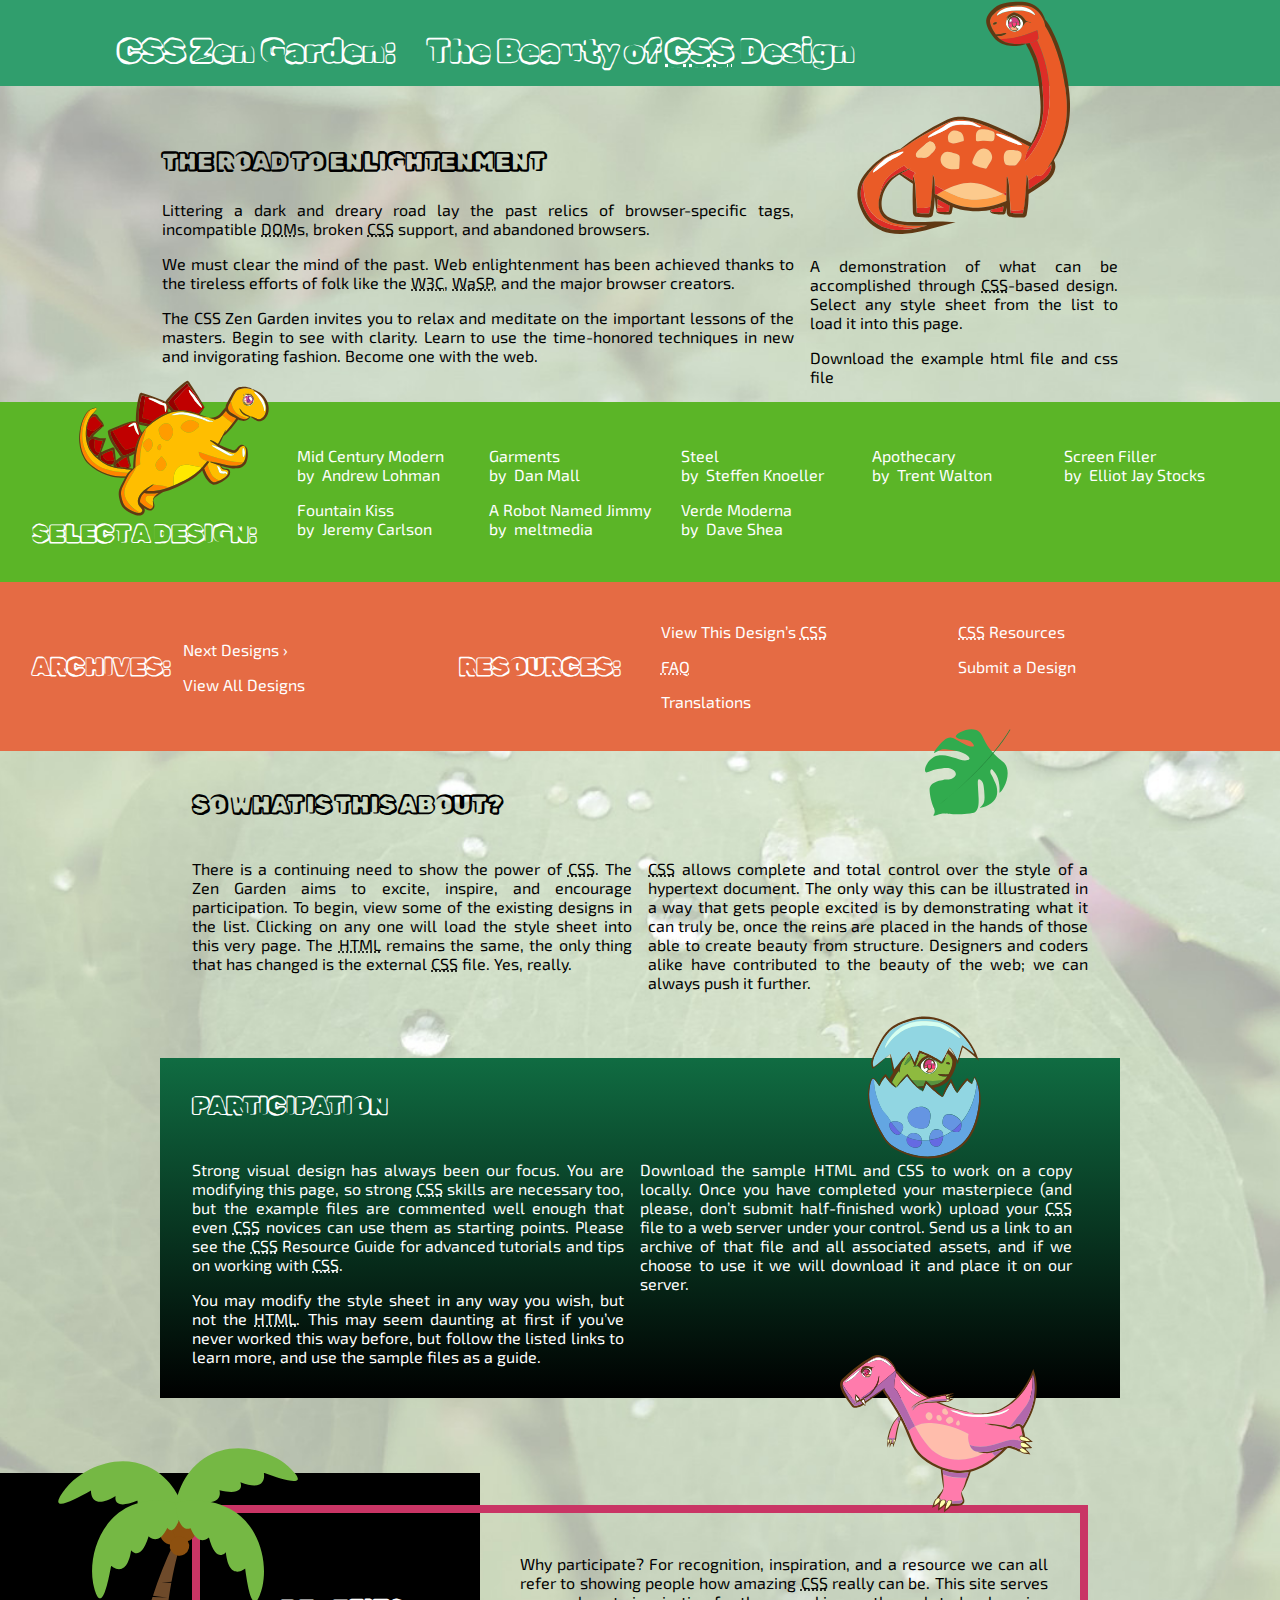
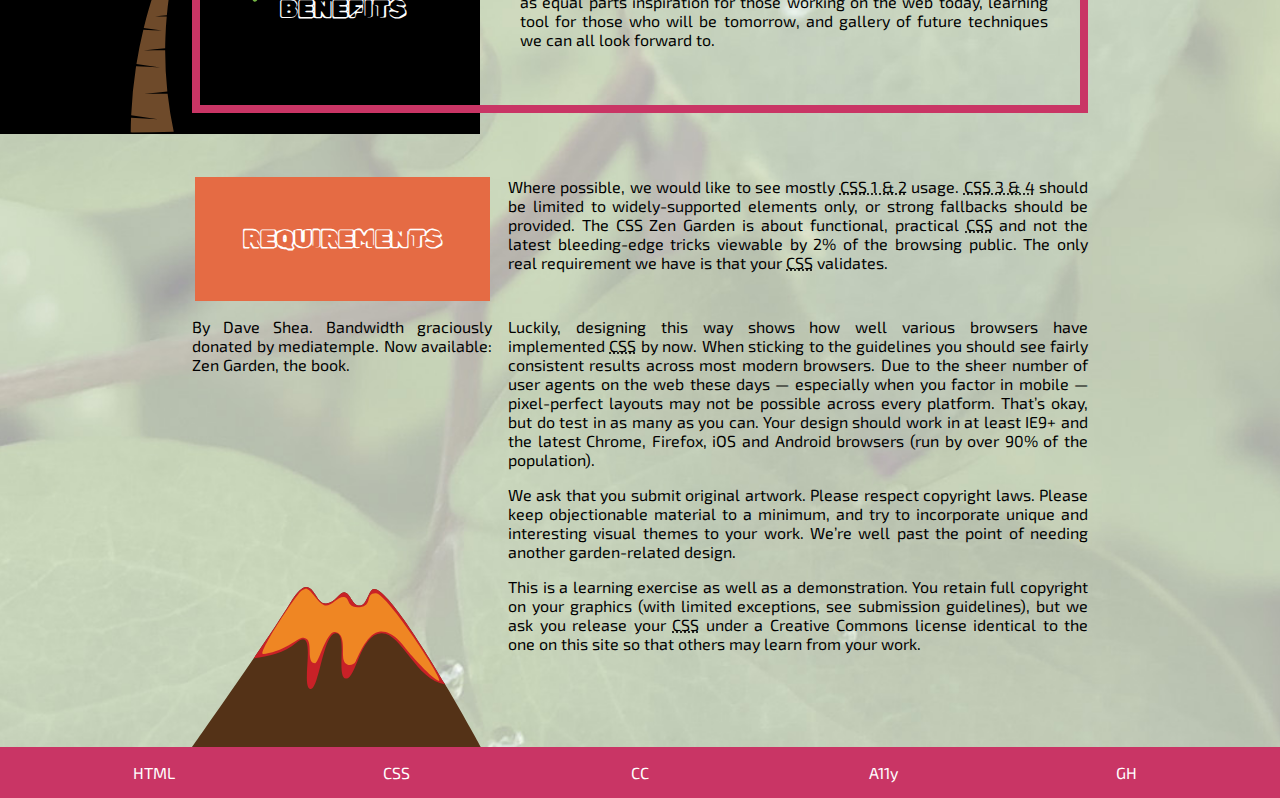
<file: index.html>
<!DOCTYPE html>
<html lang="en">
<head>
	<meta charset="utf-8">
	<title>CSS Zen Garden: The Beauty of CSS Design</title>

	<link rel="stylesheet" media="screen" href="style.css?v=8may2013">
	<link rel="alternate" type="application/rss+xml" title="RSS" href="http://www.csszengarden.com/zengarden.xml">

	<meta name="viewport" content="width=device-width, initial-scale=1.0">
	<meta name="author" content="Dave Shea">
	<meta name="description" content="A demonstration of what can be accomplished visually through CSS-based design.">
	<meta name="robots" content="all">


	<!--[if lt IE 9]>
	<script src="script/html5shiv.js"></script>
	<![endif]-->
</head>

<body id="css-zen-garden">
<div class="page-wrapper">
	
	<section class="intro" id="zen-intro">
		<header role="banner">
			<h1>CSS Zen Garden</h1>
			<h2>The Beauty of <abbr title="Cascading Style Sheets">CSS</abbr> Design</h2>
		</header>

		<div class="summary" id="zen-summary" role="article">
			<p>A demonstration of what can be accomplished through <abbr title="Cascading Style Sheets">CSS</abbr>-based design. Select any style sheet from the list to load it into this page.</p>
			<p>Download the example <a href="/examples/index" title="This page's source HTML code, not to be modified.">html file</a> and <a href="/examples/style.css" title="This page's sample CSS, the file you may modify.">css file</a></p>
		</div>

		<div class="preamble" id="zen-preamble" role="article">
			<h3>The Road to Enlightenment</h3>
			<p>Littering a dark and dreary road lay the past relics of browser-specific tags, incompatible <abbr title="Document Object Model">DOM</abbr>s, broken <abbr title="Cascading Style Sheets">CSS</abbr> support, and abandoned browsers.</p>
			<p>We must clear the mind of the past. Web enlightenment has been achieved thanks to the tireless efforts of folk like the <abbr title="World Wide Web Consortium">W3C</abbr>, <abbr title="Web Standards Project">WaSP</abbr>, and the major browser creators.</p>
			<p>The CSS Zen Garden invites you to relax and meditate on the important lessons of the masters. Begin to see with clarity. Learn to use the time-honored techniques in new and invigorating fashion. Become one with the web.</p>
		</div>
	</section>

	<div class="main supporting" id="zen-supporting" role="main">
		<div class="explanation" id="zen-explanation" role="article">
			<h3>So What is This About?</h3>
			<p>There is a continuing need to show the power of <abbr title="Cascading Style Sheets">CSS</abbr>. The Zen Garden aims to excite, inspire, and encourage participation. To begin, view some of the existing designs in the list. Clicking on any one will load the style sheet into this very page. The <abbr title="HyperText Markup Language">HTML</abbr> remains the same, the only thing that has changed is the external <abbr title="Cascading Style Sheets">CSS</abbr> file. Yes, really.</p>
			<p><abbr title="Cascading Style Sheets">CSS</abbr> allows complete and total control over the style of a hypertext document. The only way this can be illustrated in a way that gets people excited is by demonstrating what it can truly be, once the reins are placed in the hands of those able to create beauty from structure. Designers and coders alike have contributed to the beauty of the web; we can always push it further.</p>
		</div>

		<div class="participation" id="zen-participation" role="article">
			<h3>Participation</h3>
			<p>Strong visual design has always been our focus. You are modifying this page, so strong <abbr title="Cascading Style Sheets">CSS</abbr> skills are necessary too, but the example files are commented well enough that even <abbr title="Cascading Style Sheets">CSS</abbr> novices can use them as starting points. Please see the <a href="http://www.mezzoblue.com/zengarden/resources/" title="A listing of CSS-related resources"><abbr title="Cascading Style Sheets">CSS</abbr> Resource Guide</a> for advanced tutorials and tips on working with <abbr title="Cascading Style Sheets">CSS</abbr>.</p>
			<p>You may modify the style sheet in any way you wish, but not the <abbr title="HyperText Markup Language">HTML</abbr>. This may seem daunting at first if you&#8217;ve never worked this way before, but follow the listed links to learn more, and use the sample files as a guide.</p>
			<p>Download the sample <a href="/examples/index" title="This page's source HTML code, not to be modified.">HTML</a> and <a href="/examples/style.css" title="This page's sample CSS, the file you may modify.">CSS</a> to work on a copy locally. Once you have completed your masterpiece (and please, don&#8217;t submit half-finished work) upload your <abbr title="Cascading Style Sheets">CSS</abbr> file to a web server under your control. <a href="http://www.mezzoblue.com/zengarden/submit/" title="Use the contact form to send us your CSS file">Send us a link</a> to an archive of that file and all associated assets, and if we choose to use it we will download it and place it on our server.</p>
		</div>

		<div class="benefits" id="zen-benefits" role="article">
			<h3>Benefits</h3>
			<p>Why participate? For recognition, inspiration, and a resource we can all refer to showing people how amazing <abbr title="Cascading Style Sheets">CSS</abbr> really can be. This site serves as equal parts inspiration for those working on the web today, learning tool for those who will be tomorrow, and gallery of future techniques we can all look forward to.</p>
		</div>

		<div class="requirements" id="zen-requirements" role="article">
			<h3>Requirements</h3>
			<p>Where possible, we would like to see mostly <abbr title="Cascading Style Sheets, levels 1 and 2">CSS 1 &amp; 2</abbr> usage. <abbr title="Cascading Style Sheets, levels 3 and 4">CSS 3 &amp; 4</abbr> should be limited to widely-supported elements only, or strong fallbacks should be provided. The CSS Zen Garden is about functional, practical <abbr title="Cascading Style Sheets">CSS</abbr> and not the latest bleeding-edge tricks viewable by 2% of the browsing public. The only real requirement we have is that your <abbr title="Cascading Style Sheets">CSS</abbr> validates.</p>
			<p>Luckily, designing this way shows how well various browsers have implemented <abbr title="Cascading Style Sheets">CSS</abbr> by now. When sticking to the guidelines you should see fairly consistent results across most modern browsers. Due to the sheer number of user agents on the web these days &#8212; especially when you factor in mobile &#8212; pixel-perfect layouts may not be possible across every platform. That&#8217;s okay, but do test in as many as you can. Your design should work in at least IE9+ and the latest Chrome, Firefox, iOS and Android browsers (run by over 90% of the population).</p>
			<p>We ask that you submit original artwork. Please respect copyright laws. Please keep objectionable material to a minimum, and try to incorporate unique and interesting visual themes to your work. We&#8217;re well past the point of needing another garden-related design.</p>
			<p>This is a learning exercise as well as a demonstration. You retain full copyright on your graphics (with limited exceptions, see <a href="http://www.mezzoblue.com/zengarden/submit/guidelines/">submission guidelines</a>), but we ask you release your <abbr title="Cascading Style Sheets">CSS</abbr> under a Creative Commons license identical to the <a href="http://creativecommons.org/licenses/by-nc-sa/3.0/" title="View the Zen Garden's license information.">one on this site</a> so that others may learn from your work.</p>
			<p role="contentinfo">By <a href="http://www.mezzoblue.com/">Dave Shea</a>. Bandwidth graciously donated by <a href="http://www.mediatemple.net/">mediatemple</a>. Now available: <a href="http://www.amazon.com/exec/obidos/ASIN/0321303474/mezzoblue-20/">Zen Garden, the book</a>.</p>
		</div>

		<footer>
			<a href="http://validator.w3.org/check/referer" title="Check the validity of this site&#8217;s HTML" class="zen-validate-html">HTML</a>
			<a href="http://jigsaw.w3.org/css-validator/check/referer" title="Check the validity of this site&#8217;s CSS" class="zen-validate-css">CSS</a>
			<a href="http://creativecommons.org/licenses/by-nc-sa/3.0/" title="View the Creative Commons license of this site: Attribution-NonCommercial-ShareAlike." class="zen-license">CC</a>
			<a href="http://mezzoblue.com/zengarden/faq/#aaa" title="Read about the accessibility of this site" class="zen-accessibility">A11y</a>
			<a href="https://github.com/mezzoblue/csszengarden.com" title="Fork this site on Github" class="zen-github">GH</a>
		</footer>

	</div>


	<aside class="sidebar" role="complementary">
		<div class="wrapper">

			<div class="design-selection" id="design-selection">
				<h3 class="select">Select a Design:</h3>
				<nav role="navigation">
					<ul>
					<li>
						<a href="/221/" class="design-name">Mid Century Modern</a> by						<a href="http://andrewlohman.com/" class="designer-name">Andrew Lohman</a>
					</li>					<li>
						<a href="/220/" class="design-name">Garments</a> by						<a href="http://danielmall.com/" class="designer-name">Dan Mall</a>
					</li>					<li>
						<a href="/219/" class="design-name">Steel</a> by						<a href="http://steffen-knoeller.de" class="designer-name">Steffen Knoeller</a>
					</li>					<li>
						<a href="/218/" class="design-name">Apothecary</a> by						<a href="http://trentwalton.com" class="designer-name">Trent Walton</a>
					</li>					<li>
						<a href="/217/" class="design-name">Screen Filler</a> by						<a href="http://elliotjaystocks.com/" class="designer-name">Elliot Jay Stocks</a>
					</li>					<li>
						<a href="/216/" class="design-name">Fountain Kiss</a> by						<a href="http://jeremycarlson.com" class="designer-name">Jeremy Carlson</a>
					</li>					<li>
						<a href="/215/" class="design-name">A Robot Named Jimmy</a> by						<a href="http://meltmedia.com/" class="designer-name">meltmedia</a>
					</li>					<li>
						<a href="/214/" class="design-name">Verde Moderna</a> by						<a href="http://www.mezzoblue.com/" class="designer-name">Dave Shea</a>
					</li>					</ul>
				</nav>
			</div>

			<div class="design-archives" id="design-archives">
				<h3 class="archives">Archives:</h3>
				<nav role="navigation">
					<ul>
						<li class="next">
							<a href="/214/page1">
								Next Designs <span class="indicator">&rsaquo;</span>
							</a>
						</li>
						<li class="viewall">
							<a href="http://www.mezzoblue.com/zengarden/alldesigns/" title="View every submission to the Zen Garden.">
								View All Designs							</a>
						</li>
					</ul>
				</nav>
			</div>

			<div class="zen-resources" id="zen-resources">
				<h3 class="resources">Resources:</h3>
				<ul>
					<li class="view-css">
						<a href="/214/214.css" title="View the source CSS file of the currently-viewed design.">
							View This Design&#8217;s <abbr title="Cascading Style Sheets">CSS</abbr>						</a>
					</li>
					<li class="css-resources">
						<a href="http://www.mezzoblue.com/zengarden/resources/" title="Links to great sites with information on using CSS.">
							<abbr title="Cascading Style Sheets">CSS</abbr> Resources						</a>
					</li>
					<li class="zen-faq">
						<a href="http://www.mezzoblue.com/zengarden/faq/" title="A list of Frequently Asked Questions about the Zen Garden.">
							<abbr title="Frequently Asked Questions">FAQ</abbr>						</a>
					</li>
					<li class="zen-submit">
						<a href="http://www.mezzoblue.com/zengarden/submit/" title="Send in your own CSS file.">
							Submit a Design						</a>
					</li>
					<li class="zen-translations">
						<a href="http://www.mezzoblue.com/zengarden/translations/" title="View translated versions of this page.">
							Translations						</a>
					</li>
				</ul>
			</div>
		</div>
	</aside>


</div>

<!--

	These superfluous divs/spans were originally provided as catch-alls to add extra imagery.
	These days we have full ::before and ::after support, favour using those instead.
	These only remain for historical design compatibility. They might go away one day.
		
-->
<div class="extra1" role="presentation"></div><div class="extra2" role="presentation"></div><div class="extra3" role="presentation"></div>
<div class="extra4" role="presentation"></div><div class="extra5" role="presentation"></div><div class="extra6" role="presentation"></div>

</body>
</html>
</file>
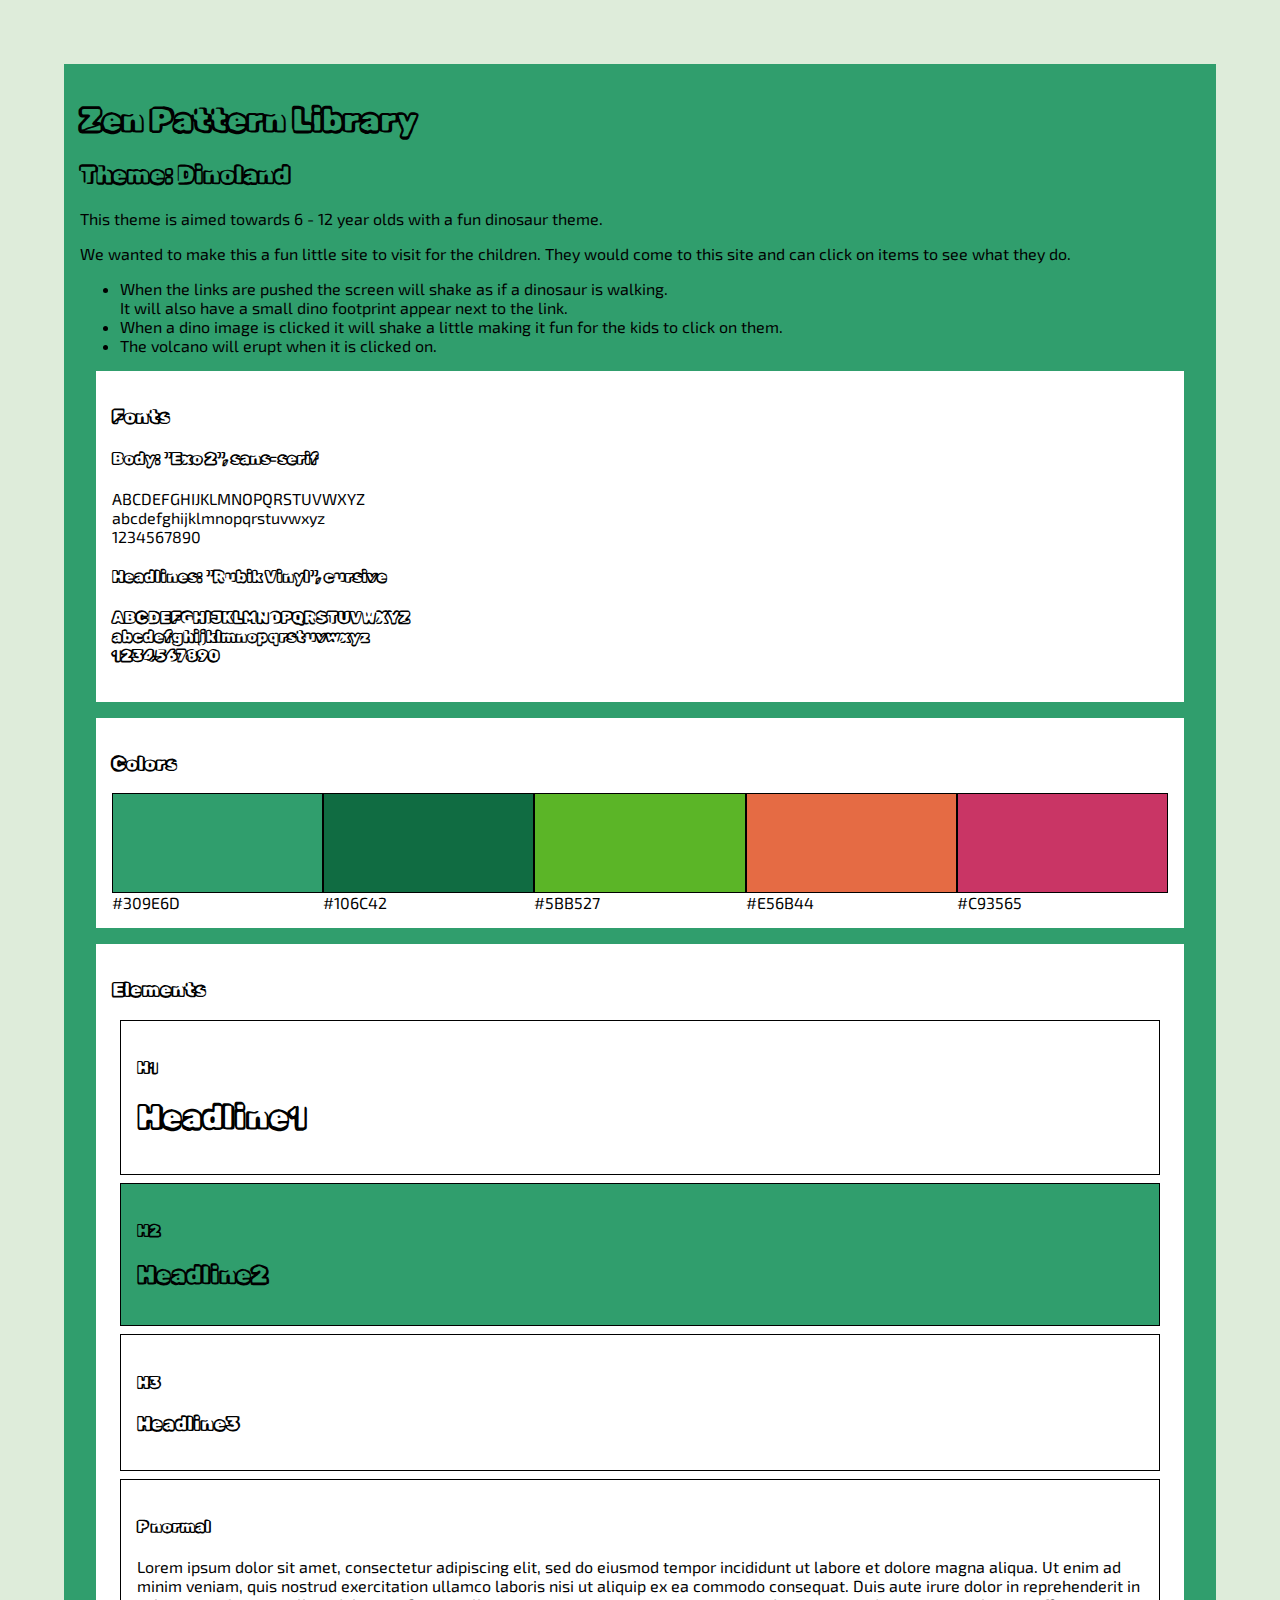
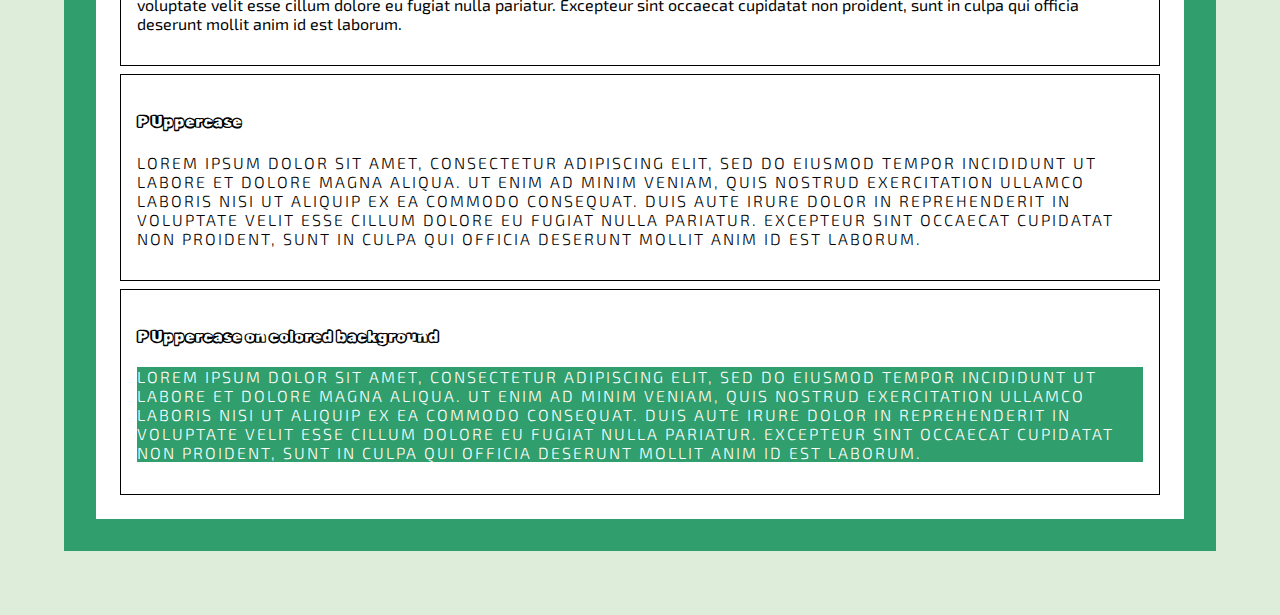
<file: pattern-library/pattern-library.html>
<!DOCTYPE html>
<html lang="en">
  <head>
    <meta charset="UTF-8" />
    <meta name="viewport" content="width=device-width, initial-scale=1.0" />
    <title>Zen Pattern Library</title>
    <link rel="stylesheet" href="pattern-styles.css" />
  </head>
  <body>
    <header>
      <h1>
        Zen Pattern Library
      </h1>
    </header>
    <main>
      <h2>Theme: Dinoland</h2>
      <p>
        This theme is aimed towards 6 - 12 year olds with a fun dinosaur theme. 
      </p>
      <p>
        We wanted to make this a fun little site to visit for the children. 
        They would come to this site and can click on items to see what they do.
        <ul>
          <li>When the links are pushed the screen will shake as if a dinosaur is walking.<br>
              It will also have a small dino footprint appear next to the link.</li>
          <li>When a dino image is clicked it will shake a little making it fun for the kids to click on them.</li>
          <li>The volcano will erupt when it is clicked on.</li>
        </ul>
      </p>
      <section>
        <h3>Fonts</h3>
        <h4>Body: "Exo 2", sans-serif</h4>
        <p>
          ABCDEFGHIJKLMNOPQRSTUVWXYZ<br />
          abcdefghijklmnopqrstuvwxyz<br />
          1234567890
        </p>
        <h4>Headlines: "Rubik Vinyl", cursive</h4>
        <h4>
          ABCDEFGHIJKLMNOPQRSTUVWXYZ<br />
          abcdefghijklmnopqrstuvwxyz<br />
          1234567890
        </h4>
      </section>

      <section class="colors">
        <h3>Colors</h3>
        <figure>
          <div class="swatch primary"></div>
          <figcaption>#309E6D</figcaption>
        </figure>
        <figure>
          <div class="swatch accent1"></div>
          <figcaption>#106C42</figcaption>
        </figure>
        <figure>
          <div class="swatch accent2"></div>
          <figcaption>#5BB527</figcaption>
        </figure>
        <figure>
          <div class="swatch accent3"></div>
          <figcaption>#E56B44</figcaption>
        </figure>
        <figure>
          <div class="swatch accent4"></div>
          <figcaption>#C93565</figcaption>
        </figure>
      </section>

      <section class="elements">
        <h3>Elements</h3>
        <div class="element">
          <h4>H1</h4>
          <h1>Headline1</h1>
        </div>
        <div class="element primary">
          <h4>H2</h4>
          <h2>Headline2</h2>
        </div>
        <div class="element">
          <h4>H3</h4>
          <h3>Headline3</h3>
        </div>
        <div class="element">
          <h4>P normal</h4>
          <p>
            Lorem ipsum dolor sit amet, consectetur adipiscing elit, sed do
            eiusmod tempor incididunt ut labore et dolore magna aliqua. Ut enim
            ad minim veniam, quis nostrud exercitation ullamco laboris nisi ut
            aliquip ex ea commodo consequat. Duis aute irure dolor in
            reprehenderit in voluptate velit esse cillum dolore eu fugiat nulla
            pariatur. Excepteur sint occaecat cupidatat non proident, sunt in
            culpa qui officia deserunt mollit anim id est laborum.
          </p>
        </div>
        <div class="element">
          <h4>P Uppercase</h4>
          <p class="uppercase">
            Lorem ipsum dolor sit amet, consectetur adipiscing elit, sed do
            eiusmod tempor incididunt ut labore et dolore magna aliqua. Ut enim
            ad minim veniam, quis nostrud exercitation ullamco laboris nisi ut
            aliquip ex ea commodo consequat. Duis aute irure dolor in
            reprehenderit in voluptate velit esse cillum dolore eu fugiat nulla
            pariatur. Excepteur sint occaecat cupidatat non proident, sunt in
            culpa qui officia deserunt mollit anim id est laborum.
          </p>
        </div>
        <div class="element">
          <h4>P Uppercase on colored background</h4>
          <p class="uppercase-light primary">
            Lorem ipsum dolor sit amet, consectetur adipiscing elit, sed do
            eiusmod tempor incididunt ut labore et dolore magna aliqua. Ut enim
            ad minim veniam, quis nostrud exercitation ullamco laboris nisi ut
            aliquip ex ea commodo consequat. Duis aute irure dolor in
            reprehenderit in voluptate velit esse cillum dolore eu fugiat nulla
            pariatur. Excepteur sint occaecat cupidatat non proident, sunt in
            culpa qui officia deserunt mollit anim id est laborum.
          </p>
        </div>
      </section>
    </main>
  </body>
</html>
</file>
<file: style.css>
@import url("https://fonts.googleapis.com/css2?family=Exo+2&family=Rubik+Vinyl");
/* Naming Grid Areas */
.intro {
  grid-area: intro;
}

.main {
  grid-area: main;
}

.sidebar {
  grid-area: sidebar;
}

header {
  grid-area: header;
}

.summary {
  grid-area: summary;
}

.preamble {
  grid-area: enlightenment;
}

.intro h1 {
  grid-area: h1;
}

.intro h2 {
  grid-area: h2;
}

.explanation {
  grid-area: explanation;
}

.participation {
  grid-area: participation;
}

.benefits {
  grid-area: benefits;
}

.requirements {
  grid-area: requirements;
}

footer {
  grid-area: footer;
}

.main::after {
  grid-area: black-box;
}

.design-selection {
  grid-area: design-selection;
}

.design-archives {
  grid-area: archives;
}

.zen-resources {
  grid-area: resources;
}

.design-selection h3 {
  grid-area: design-h3;
}

.design-selection nav {
  grid-area: design-nav;
}

.design-archives h3 {
  grid-area: archive-h3;
}

.design-archives nav {
  grid-area: archive-nav;
}

.explanation h3 {
  grid-area: exp-h3;
}

.explanation p:first-of-type {
  grid-area: exp-p1;
}

.explanation p:nth-of-type(2) {
  grid-area: exp-p2;
}

.participation h3 {
  grid-area: par-h3;
}

.participation p:first-of-type {
  grid-area: par-p1;
}

.participation p:nth-of-type(2) {
  grid-area: par-p2;
}

.participation p:nth-of-type(3) {
  grid-area: par-p3;
}

.participation::before {
  grid-area: par-dino;
}

.benefits h3 {
  grid-area: b-h3;
}

.benefits p {
  grid-area: b-p;
}

.requirements h3 {
  grid-area: req-h3;
}

.requirements p:first-of-type {
  grid-area: req-p1;
}

.requirements p:nth-of-type(2) {
  grid-area: req-p2;
}

.requirements p:nth-of-type(3) {
  grid-area: req-p3;
}

.requirements p:nth-of-type(4) {
  grid-area: req-p4;
}

.requirements p:nth-of-type(5) {
  grid-area: req-p5;
}

.requirements::after {
  grid-area: req-vol;
}

.zen-resources h3 {
  grid-area: r-h3;
}

.zen-resources ul {
  grid-area: r-ul;
}

.design-selection a:first-child {
  grid-area: title;
}

.design-selection #text {
  grid-area: by;
}

.design-selection a:last-child {
  grid-area: author;
}

/* End of Naming Grid Areas */
.page-wrapper {
  display: grid;
  grid-gap: 0;
  grid-template-columns: 1fr;
  grid-template-areas: "intro" "main" "sidebar";
}
@media screen and (min-width: 670px) {
  .page-wrapper {
    display: grid;
    grid-gap: 0;
    grid-template-columns: repeat(6, 1fr);
    grid-template-areas: "intro  intro   intro   intro   intro   intro" "sidebar sidebar sidebar sidebar sidebar sidebar" "main   main    main    main    main    main";
  }
}

/* Intro section */
.intro {
  display: grid;
  grid-gap: 0;
  grid-template-columns: repeat(3, 1fr);
  grid-template-areas: "header header header" "summary summary summary" "enlightenment enlightenment enlightenment";
}
@media screen and (min-width: 670px) {
  .intro {
    display: grid;
    grid-gap: 1em;
    grid-template-columns: repeat(8, 1fr);
    grid-template-areas: "header header header header header header header header" ". enlightenment enlightenment enlightenment enlightenment . . ." ". enlightenment enlightenment enlightenment enlightenment summary summary .";
  }
  .intro .preamble {
    align-self: center;
  }
}

.summary {
  display: flex;
  flex-direction: column;
  justify-content: flex-end;
}

header {
  display: grid;
  grid-gap: 0;
  grid-template-columns: repeat(4, 1fr);
  grid-template-areas: "h1 h1 . ." "h2 h2 h2 .";
}
@media screen and (min-width: 670px) {
  header {
    display: grid;
    grid-gap: 0;
    grid-template-columns: repeat(6, 1fr);
    grid-template-areas: "h1 h1 h2 h2 h2 h2";
  }
  header h1 {
    min-width: max-content;
  }
}

/* End of Intro */
/* Sidebar or Design, Archives, Resources Section */
@media screen and (min-width: 670px) {
  .wrapper {
    display: grid;
    grid-gap: 0;
    grid-template-columns: repeat(3, 1fr);
    grid-template-areas: "design-selection design-selection design-selection" "archives  resources  resources";
  }
}

@media screen and (min-width: 670px) {
  .wrapper .design-selection {
    display: grid;
    grid-gap: 0;
    grid-template-columns: max-content 1fr;
    grid-template-areas: ".  design-nav" "design-h3  design-nav";
    align-items: center;
    padding-top: 0;
    padding-bottom: 0;
  }
}
.wrapper .design-selection a:last-child {
  padding-left: 0.5em;
}
.wrapper .design-selection nav ul {
  display: grid;
  grid-gap: 0;
  grid-template-columns: repeat(2, 1fr);
}
@media screen and (min-width: 670px) {
  .wrapper .design-selection nav ul {
    display: grid;
    grid-gap: 0;
    grid-template-columns: repeat(auto-fit, minmax(175px, 1fr));
  }
}
.wrapper .design-selection nav ul li {
  display: grid;
  grid-gap: 0;
  grid-template-columns: min-content 1fr;
  margin: 0.5em;
  grid-template-areas: "title title" "by author";
}

.design-archives {
  display: grid;
  grid-gap: 0;
  grid-template-columns: 1fr 1fr 1fr;
  grid-template-areas: "archive-h3 archive-nav archive-nav";
}
.design-archives h3 {
  align-self: center;
}
.design-archives nav {
  align-self: center;
}
.design-archives nav ul {
  display: flex;
  flex-wrap: wrap;
  justify-content: flex-start;
}
.design-archives nav ul li {
  display: flex;
}
.design-archives nav ul li a {
  width: max-content;
  margin: 0.5em;
}

.zen-resources {
  display: grid;
  grid-gap: 0;
  grid-template-columns: max-content 1fr;
  grid-template-areas: "r-h3  r-ul";
}
.zen-resources ul {
  display: grid;
  grid-gap: 0;
  grid-template-columns: repeat(auto-fit, minmax(200px, 1fr));
}
.zen-resources ul li {
  margin: 0.5em;
}

/* End of Sidebar */
/* Main Section */
.main {
  display: grid;
  grid-gap: 0;
  grid-template-columns: repeat(3, 1fr);
  grid-template-areas: "explanation explanation explanation" "participation participation participation" "black-box black-box black-box" "benefits benefits benefits" "requirements requirements requirements" "footer footer footer";
}
@media screen and (min-width: 960px) {
  .main {
    display: grid;
    grid-gap: 0;
    grid-template-columns: repeat(8, 1fr);
    grid-template-areas: ". explanation explanation explanation explanation explanation explanation ." ". participation participation participation participation participation participation ." "black-box black-box black-box . . . . ." ". benefits benefits benefits benefits benefits benefits ." ". requirements requirements requirements requirements requirements requirements ." "footer footer footer footer footer footer footer footer";
  }
}

.explanation {
  display: grid;
  grid-gap: 0;
  grid-template-columns: 1fr;
  grid-template-areas: "exp-h3" "exp-p1" "exp-p2";
}
@media screen and (min-width: 670px) {
  .explanation {
    display: grid;
    grid-gap: 1em;
    grid-template-columns: repeat(2, 1fr);
    grid-template-areas: "exp-h3 exp-h3" "exp-p1 exp-p2";
  }
}

.participation {
  display: grid;
  grid-gap: 0;
  grid-template-columns: 1fr;
  grid-template-rows: 70px auto;
  grid-template-areas: "par-h3" "par-p1" "par-p2" "par-p3";
  margin: 2em 0;
}
@media screen and (min-width: 670px) {
  .participation {
    display: grid;
    grid-gap: 1em;
    grid-template-columns: repeat(4, 1fr);
    grid-template-areas: "par-h3 par-h3 . ." "par-p1 par-p1 par-p3 par-p3" "par-p2 par-p2 par-p3 par-p3";
  }
  .participation h3 {
    align-self: end;
    justify-self: start;
  }
}

.requirements {
  display: grid;
  grid-gap: 0;
  grid-template-columns: 1fr;
  grid-template-areas: "req-h3" "req-p1" "req-p2" "req-p3" "req-p4" "req-p5" "req-vol";
}
.requirements p:nth-of-type(5) {
  margin-bottom: 5em;
}
@media screen and (min-width: 960px) {
  .requirements {
    display: grid;
    grid-gap: 1em;
    grid-template-columns: repeat(3, 1fr);
    grid-template-areas: "req-h3 req-p1 req-p1" "req-p5 req-p2 req-p2" ". req-p3 req-p3" "req-vol req-p4 req-p4";
  }
}

footer {
  display: grid;
  grid-gap: 0;
  grid-template-columns: repeat(5, 1fr);
  justify-items: center;
}

/* End of Main */
.benefits {
  display: grid;
  grid-gap: 0;
  grid-template-columns: 1fr;
  grid-template-areas: "b-h3" "b-p" "b-p";
}
.benefits p {
  align-self: center;
}
@media screen and (min-width: 960px) {
  .benefits {
    display: grid;
    grid-gap: 0;
    grid-template-columns: repeat(3, 1fr);
    grid-template-areas: "b-h3 b-p b-p";
  }
}

/* Framework of Pseudo Elements */
/* Black Square for Benefits Header */
.main::after, .benefits {
  grid-row: 3/4;
}
@media screen and (min-width: 670px) {
  .main::after, .benefits {
    grid-row: 3/5;
  }
}

.main::after {
  z-index: -1;
}

/* End of Black Square */
/* Dino - Yellow */
.wrapper::before {
  grid-row: 1/2;
  grid-column: 1/2;
  justify-self: start;
  align-self: end;
  transform: scaleX(-1) translate(-90px, -60px) rotate(320deg);
}

.intro::before {
  grid-row: 1/2;
  grid-column: 2/4;
  justify-self: end;
  align-self: end;
  transform: translateX(-5vw) rotate(345deg);
}

/* End of Yellow Dino */
.intro::after {
  grid-row: 1/3;
  grid-column: 6/8;
  justify-self: center;
  align-self: end;
}

.explanation::before {
  grid-row: 1/3;
  grid-column: 1/2;
  justify-self: end;
  align-self: start;
  transform: translate(0, -40px);
}
@media screen and (min-width: 670px) {
  .explanation::before {
    grid-column: 2/3;
    justify-self: center;
    transform: translate(100px, -40px);
  }
}

.participation::before {
  grid-row: 1/2;
  grid-column: 1;
  justify-self: end;
  align-self: start;
  transform: translateY(-60px);
  float: right;
}
@media screen and (min-width: 670px) {
  .participation::before {
    grid-row: 1/3;
    grid-column: 4/6;
    justify-self: start;
    align-self: start;
  }
}

.benefits::before {
  grid-row: 1;
  grid-column: 1;
  justify-self: end;
  align-self: start;
  transform: translateY(-145px);
}
@media screen and (min-width: 670px) {
  .benefits::before {
    transform: translateY(-175px);
  }
}
@media screen and (min-width: 960px) {
  .benefits::before {
    grid-column: 3;
    float: right;
    transform: translateY(-175px);
  }
}

.benefits::after {
  grid-row: 1;
  grid-column: 1;
  align-self: start;
  justify-content: start;
  position: absolute;
  order: 1;
  float: left;
  transform: translate(-5vh, -115px) rotate(15deg);
}
@media screen and (min-width: 960px) {
  .benefits::after {
    transform: translate(-200px, -115px) rotate(15deg);
  }
}

/* Volcano in Requirements area */
.requirements::after {
  align-self: end;
  justify-self: center;
  order: 1;
}

.requirements::before {
  grid-row: 7/8;
  grid-column: 1/3;
  align-self: end;
  justify-self: center;
  order: 0;
}
@media screen and (min-width: 960px) {
  .requirements::before {
    grid-row: 4/5;
    grid-column: 1/2;
  }
}

/* End of Volcano */
/* Images */
@media screen and (min-width: 670px) {
  .intro::after {
    content: "";
    background-image: url("../zengarden/images/dinoorange.svg");
    background-repeat: no-repeat;
    width: 40vw;
    height: 40vw;
    order: 1;
    max-width: 220px;
    max-height: 240px;
  }
}
@media screen and (max-width: 669px) {
  .intro::before {
    content: "";
    background-image: url("../zengarden/images/dinoyellow.svg");
    background-repeat: no-repeat;
    width: 30vw;
    height: 31vw;
    order: 1;
    min-width: 140px;
    min-height: 150px;
  }
}
@media screen and (min-width: 670px) {
  .wrapper::before {
    content: "";
    background-image: url("../zengarden/images/dinoyellow.svg");
    background-repeat: no-repeat;
    width: 30vw;
    height: 31vw;
    order: 1;
    max-width: 160px;
    max-height: 180px;
  }
}
.explanation::before {
  content: "";
  background-image: url("../zengarden/images/leaf.svg");
  background-repeat: no-repeat;
  width: 20vw;
  height: 20vw;
  order: 1;
  max-width: 90px;
  min-width: 70px;
  max-height: 90px;
  min-height: 70px;
}

.participation::before {
  content: "";
  background-image: url("../zengarden/images/dinoegg.svg");
  background-repeat: no-repeat;
  width: 17vw;
  height: 21vw;
  order: 1;
  max-width: 120px;
  min-width: 100px;
  max-height: 150px;
  min-height: 110px;
}

.benefits::before {
  content: "";
  background-image: url("../zengarden/images/dinopink.svg");
  background-repeat: no-repeat;
  width: 170px;
  height: 130px;
  order: 1;
}
@media screen and (min-width: 670px) {
  .benefits::before {
    width: 210px;
    height: 160px;
  }
}

.benefits::after {
  content: "";
  background-image: url("../zengarden/images/palmtree.svg");
  background-repeat: no-repeat;
  width: 180px;
  height: 230px;
  order: 1;
}
@media screen and (min-width: 960px) {
  .benefits::after {
    width: 250px;
    height: 320px;
  }
}

.requirements::after {
  content: "";
  background-image: url("../zengarden/images/volcanobase.svg");
  background-repeat: no-repeat;
  width: 300px;
  height: 170px;
  order: 1;
}

.requirements::before {
  content: "";
  background-image: url("../zengarden/images/volcanosplash.svg");
  background-repeat: no-repeat;
  width: 200px;
  height: 142px;
  order: 1;
}

.wrapper li:hover, footer a:hover {
  animation: shake 0.25s ease-in-out 1;
  overflow: visible;
}

@keyframes shake {
  0% {
    padding: 0;
  }
  25% {
    padding-left: 30px;
  }
  50% {
    padding-left: 0;
  }
  75% {
    padding-left: 20px;
  }
  100% {
    padding: 0;
  }
}
.participation:hover::before {
  animation: wobble 5s ease-in-out;
}

@keyframes wobble {
  0% {
    transform: translate(0%, -60px);
  }
  15% {
    transform: translate(-25%, -60px) rotate(-5deg);
  }
  30% {
    transform: translate(20%, -60px) rotate(3deg);
  }
  45% {
    transform: translate(-15%, -60px) rotate(-3deg);
  }
  60% {
    transform: translate(10%, -60px) rotate(2deg);
  }
  75% {
    transform: translate(-5%, -60px) rotate(-1deg);
  }
  100% {
    transform: translate(0%, -60px);
  }
}
.benefits:hover::before {
  animation: bounce-small 2s ease-out;
}

@media screen and (min-width: 670px) {
  .benefits:hover::before {
    animation: bounce-large 2s ease-out;
  }
}
@keyframes bounce-small {
  0%, 20%, 50%, 75%, 80%, 100% {
    transform: translateY(-145px);
  }
  40% {
    transform: translateY(-185px);
  }
  60% {
    transform: translateY(-165px);
  }
}
@keyframes bounce-large {
  0%, 20%, 50%, 75%, 80%, 100% {
    transform: translateY(-175px);
  }
  40% {
    transform: translateY(-235px);
  }
  60% {
    transform: translateY(-215px);
  }
}
.requirements:hover::before {
  animation: splash 1.5s ease-in forwards;
}

@keyframes splash {
  0% {
    transform: translateY(-80px) scale(0.5);
  }
  50%, 53% {
    transform: translateY(-200px) scale(1);
  }
  100% {
    transform: translateY(-80px) scale(1);
  }
}
/* General Settings */
.main > *,
.intro div,
.wrapper div {
  padding: 1em 2em;
}

body {
  margin: 0px;
  padding: 0px;
  background-image: url("../zengarden/images/background-leaves.png");
  background-color: #DEECDA;
  background-repeat: no-repeat;
  background-position: center;
  background-size: cover;
  font-family: "Exo 2", sans-serif;
}

h1, h2, h3 {
  font-family: "Rubik Vinyl", cursive;
  font-size: 1.5em;
  color: #FFF;
  font-weight: lighter;
  z-index: 100;
}

h1, h2 {
  padding: 1em;
}

h1 {
  padding-bottom: 0.5em;
}

h2 {
  padding-top: 0;
}

h3 {
  text-transform: uppercase;
}

p {
  margin: 0 auto;
  padding: 0 0 1em 0;
  font-size: 1em;
  max-width: 70ch;
  text-align: justify;
  z-index: 100;
}

a {
  text-decoration: none;
}

/* End of General Settings */
/* Header area */
h1::after {
  content: ":";
}

.intro header {
  background-color: #309E6D;
}
.intro header h1,
.intro header h2 {
  font-size: 2em;
  margin: 0;
}

/* End of Header area */
/* Intro area */
#zen-preamble {
  margin: 1em;
  padding: 0 1em 2em 1em;
  border-bottom: 10px solid #C93565;
}

.preamble h3, .explanation h3 {
  color: #000;
  font-weight: bold;
}

.summary a {
  color: #000;
}

/* End of Into area */
/* Main area */
.participation {
  color: #FFF;
  padding-bottom: 3em;
  background-image: linear-gradient(to bottom, #106C42, #000);
}
.participation h3 {
  text-align: left;
}
.participation a {
  color: #FFF;
}

.benefits {
  margin: 2em;
  border: 0.5em solid #C93565;
}
.benefits h3 {
  text-align: center;
  margin: 0;
  padding: 2em;
}

.requirements {
  padding-top: 0;
  padding-bottom: 0;
  margin-top: 0;
}
.requirements h3 {
  width: max-content;
  text-align: center;
  margin: 0 auto;
  margin-bottom: 1em;
  padding: 2em;
  background-color: #E56B44;
}
.requirements a {
  color: #000;
}

.main::after {
  content: "";
  display: block;
  background-color: #000;
  height: 170px;
  width: 100%;
  min-width: 415px;
}

footer {
  margin-bottom: 15em;
  background-color: #106C42;
  margin-bottom: 0;
}
footer a {
  text-align: center;
  color: white;
}

/* Sidebar or Selecta Design and Archive section */
.sidebar li {
  list-style: none;
}

.wrapper {
  margin: 0;
  background-color: #E56B44;
  color: #FFF;
}
.wrapper > h3 {
  background-color: #E56B44;
}
.wrapper li {
  white-space: nowrap;
  overflow: visible;
}
.wrapper a {
  color: #FFF;
}

.design-selection {
  margin: 0;
  background-color: #5BB527;
}
.design-selection > h3 {
  background-color: #5BB527;
}
.design-selection h3 {
  margin-top: 0;
}
.design-selection ul {
  align-content: center;
}

.design-archives ul {
  padding-left: 2em;
  align-content: center;
}

.zen-resources {
  background-color: #C93565;
}
.zen-resources > h3 {
  background-color: #C93565;
}
.zen-resources h3 {
  align-self: center;
}
.zen-resources ul {
  padding-left: 1em;
}
.zen-resources li {
  align-self: center;
}

/* End of Sidebar */
@media screen and (min-width: 670px) {
  .intro h1 {
    text-align: right;
  }
  .intro h2 {
    padding: 1em;
    padding-bottom: 0.5em;
    padding-left: 0;
  }
  .intro div {
    padding: 0;
  }
  .intro div .preamble {
    margin: 0;
  }
  #zen-preamble {
    margin: 0;
    padding: 0;
    border-bottom: none;
  }
  #design-archives {
    padding-right: 0px;
  }
  #design-archives ul {
    padding-left: 0.25em;
  }
  .zen-resources {
    background-color: #E56B44;
  }
  .zen-resources > h3 {
    background-color: #E56B44;
  }
  .zen-resources ul {
    padding-left: 2em;
  }
  .explanation {
    margin-bottom: -1em;
  }
  .participation {
    margin: 50px 0px 75px 0px;
    padding-bottom: 2em;
  }
  .participation p {
    padding-bottom: 0;
  }
  .design-selection ul {
    padding-left: 2em;
  }
  footer {
    background-color: #C93565;
  }
}
@media screen and (min-width: 960px) {
  .main::after {
    height: 261px;
  }
  .main::after {
    background-color: #000;
  }
  .benefits h3 {
    align-self: center;
    justify-self: left;
  }
  .benefits p {
    padding-left: 1em;
  }
  .requirements {
    margin-top: 2em;
  }
  .requirements h3 {
    margin-bottom: 0;
  }
  .requirements p {
    padding-bottom: 0;
  }
  footer {
    margin-bottom: 0;
  }
  footer a {
    color: white;
  }
}
/* CSS Zen Garden */

/*# sourceMappingURL=style.css.map */
</file>
<file: pattern-library/pattern-styles.css>
/* VARIABLES */
@import url("https://fonts.googleapis.com/css2?family=Exo+2&family=Rubik+Vinyl");
/* ATOMS - smaller pieces */
body {
  background-color: #DEECDA;
}

/* MOLECULES */ /* ORGANISMS */ /* Pattern-Library Stylesheet */
* {
  box-sizing: border-box;
}

html {
  background-color: #DEECDA;
  padding: 5%;
}

body {
  font-family: "Exo 2", sans-serif;
  font-size: 1em;
  background-color: #309E6D;
  margin: 0;
  padding: 1em;
}

h1, h2, h3, h4 {
  font-family: "Rubik Vinyl", cursive;
}

section {
  background-color: white;
  padding: 1em;
  margin: 1em;
}

.colors {
  display: flex;
  flex-flow: row wrap;
}
.colors > h3 {
  width: 100%;
  flex: 1 0 100%;
}
.colors > figure {
  margin: 0;
  flex: 1 1;
}

.swatch {
  width: 100%;
  height: 100px;
  border: 1px solid;
}

.primary {
  background-color: #309E6D;
}

.accent1 {
  background-color: #106C42;
}

.accent2 {
  background-color: #5BB527;
}

.accent3 {
  background-color: #E56B44;
}

.accent4 {
  background-color: #C93565;
}

.text-dark {
  background-color: #000;
}

.element {
  border: 1px solid;
  margin: 0.5em;
  padding: 1em;
}

.uppercase {
  font-weight: 300;
  letter-spacing: 2px;
  text-transform: uppercase;
  color: #000;
}

.uppercase-light {
  font-weight: 300;
  letter-spacing: 2px;
  text-transform: uppercase;
  color: #FFF;
}

/*# sourceMappingURL=pattern-styles.css.map */
</file>
